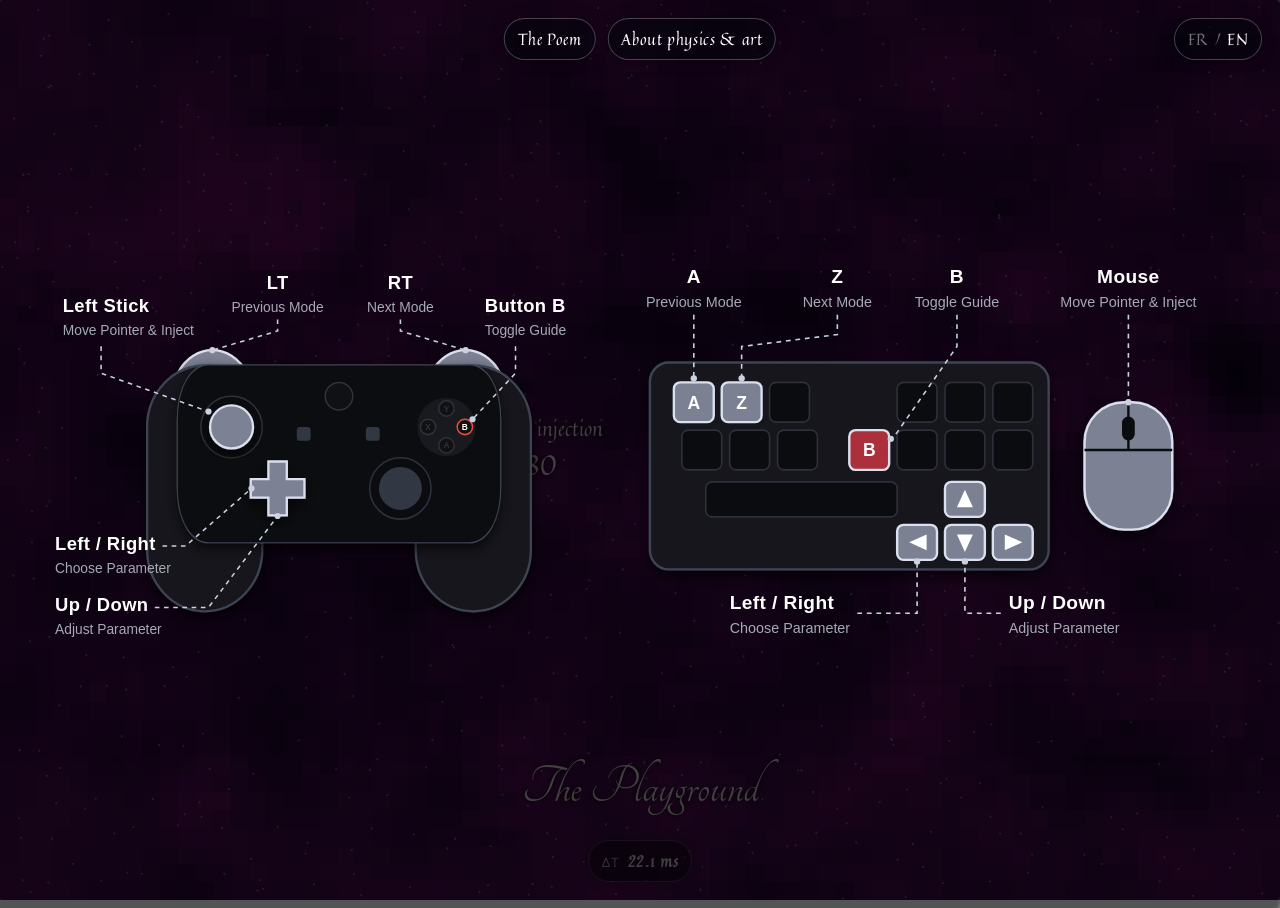
<file: index.html>
<!DOCTYPE html>
<html lang="en">
  <head>
    <meta charset="UTF-8" />
    <meta name="viewport" content="width=device-width, initial-scale=1.0" />
    <title>Duality</title>
    <script src="./lang.js"></script>
    <link rel="preconnect" href="https://fonts.googleapis.com" />
    <link rel="preconnect" href="https://fonts.gstatic.com" crossorigin />
    <link href="https://fonts.googleapis.com/css2?family=Outfit:wght@100..900&family=Quintessential&family=Tangerine:wght@400;700&display=swap" rel="stylesheet" />
    <link rel="stylesheet" href="./style.css" />
  </head>
  <body>
    <section id="controls">
      <div class="control-panel">
        <div class="control">
          <p class="name">-</p>
          <p class="value">0</p>
        </div>
      </div>
      <div class="control-panel">
        <div class="control">
          <p class="name">-</p>
          <p class="value">0</p>
        </div>
      </div>
    </section>

    <div id="mode-name" class="mode-name" aria-live="polite">
      <p class="value">base</p>
    </div>

    <div id="delta-tms" class="delta-tms" aria-live="polite">
      <span class="label">ΔT</span>
      <span class="value">0.0 ms</span>
    </div>

    <!-- Gamepad Instruction Still Image -->
    <div id="guide-overlay">
      <nav class="guide-links">
        <a href="./poem/" class="about-link">
          <span class="i18n" lang="en">The Poem</span>
          <span class="i18n" lang="fr">Le Poème</span>
        </a>
        <a href="./about/" class="about-link">
          <span class="i18n" lang="en">About physics &amp; art</span>
          <span class="i18n" lang="fr">Physique &amp; art</span>
        </a>
      </nav>
      <button type="button" class="lang-toggle" aria-label="Passer en français">
        <span class="lang-opt" data-lang="fr">FR</span><span class="lang-sep">/</span><span class="lang-opt" data-lang="en">EN</span>
      </button>
      <img src="./gamepad_guide.svg" class="gamepad-guide" alt="Gamepad controls guide"
        data-i18n-attrs="src alt"
        data-src-en="./gamepad_guide.svg" data-alt-en="Gamepad controls guide"
        data-src-fr="./gamepad_guide_fr.svg" data-alt-fr="Guide des contrôles à la manette" />
      <img src="./keyboard_guide.svg" class="gamepad-guide" alt="Keyboard controls guide"
        data-i18n-attrs="src alt"
        data-src-en="./keyboard_guide.svg" data-alt-en="Keyboard controls guide"
        data-src-fr="./keyboard_guide_fr.svg" data-alt-fr="Guide des contrôles au clavier et à la souris" />
    </div>

    <script src="./script.js"></script>
  </body>
</html>
</file>
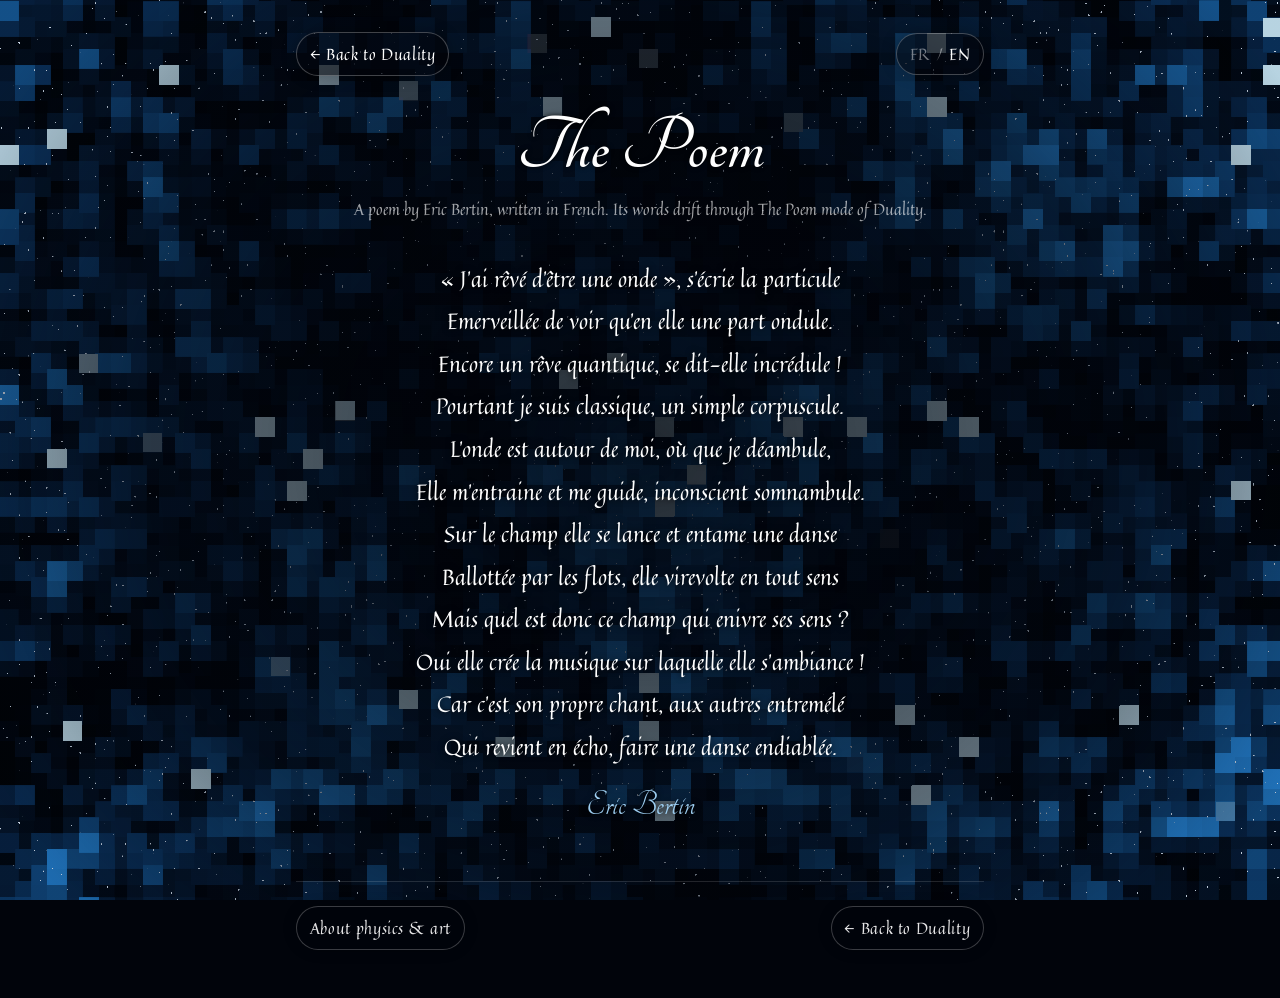
<file: poem/index.html>
<!DOCTYPE html>
<html lang="en">
  <head>
    <meta charset="UTF-8" />
    <meta name="viewport" content="width=device-width, initial-scale=1.0" />
    <title data-title-en="Duality – The Poem" data-title-fr="Duality – Le Poème">Duality – The Poem</title>
    <script src="../lang.js"></script>
    <link rel="preconnect" href="https://fonts.googleapis.com" />
    <link rel="preconnect" href="https://fonts.gstatic.com" crossorigin />
    <link href="https://fonts.googleapis.com/css2?family=Outfit:wght@100..900&family=Quintessential&family=Tangerine:wght@400;700&display=swap" rel="stylesheet" />
    <!-- Shares the about page's look (pills, fonts, language switch), with its own background and poem layout -->
    <link rel="stylesheet" href="../about/style.css" />
    <link rel="stylesheet" href="./style.css" />
  </head>
  <body>
    <!--
      Bilingual page: every text element comes as an EN/FR pair marked class="i18n" lang="..".
      The poem itself is the French original, shown in both languages.
      Its source text is "Eric duality poem.txt", from which The Poem mode samples its words.
    -->
    <main>
      <nav class="topbar">
        <a href="../" class="pill">
          <span class="i18n" lang="en">← Back to Duality</span>
          <span class="i18n" lang="fr">← Retour à Duality</span>
        </a>
        <button type="button" class="pill lang-toggle" aria-label="Passer en français">
          <span class="lang-opt" data-lang="fr">FR</span><span class="lang-sep">/</span><span class="lang-opt" data-lang="en">EN</span>
        </button>
      </nav>

      <header>
        <h1 class="i18n" lang="en">The Poem</h1>
        <h1 class="i18n" lang="fr">Le Poème</h1>
        <p class="subtitle i18n" lang="en">A poem by Eric Bertin, written in French. Its words drift through The Poem mode of Duality.</p>
        <p class="subtitle i18n" lang="fr">Un poème d’Eric Bertin. Ses mots flottent dans le mode Le Poème de Duality.</p>
      </header>

      <article class="poem" lang="fr">
        <p class="verses">
          <span>«&nbsp;J’ai rêvé d’être une onde&nbsp;», s’écrie la particule</span>
          <span>Emerveillée de voir qu’en elle une part ondule.</span>
          <span>Encore un rêve quantique, se dit-elle incrédule&nbsp;!</span>
          <span>Pourtant je suis classique, un simple corpuscule.</span>
          <span>L’onde est autour de moi, où que je déambule,</span>
          <span>Elle m’entraine et me guide, inconscient somnambule.</span>
          <span>Sur le champ elle se lance et entame une danse</span>
          <span>Ballottée par les flots, elle virevolte en tout sens</span>
          <span>Mais quel est donc ce champ qui enivre ses sens&nbsp;?</span>
          <span>Oui elle crée la musique sur laquelle elle s’ambiance&nbsp;!</span>
          <span>Car c’est son propre chant, aux autres entremélé</span>
          <span>Qui revient en écho, faire une danse endiablée.</span>
        </p>
        <p class="poem-author">Eric Bertin</p>
      </article>

      <footer>
        <a href="../about/" class="pill">
          <span class="i18n" lang="en">About physics &amp; art</span>
          <span class="i18n" lang="fr">Physique &amp; art</span>
        </a>
        <a href="../" class="pill">
          <span class="i18n" lang="en">← Back to Duality</span>
          <span class="i18n" lang="fr">← Retour à Duality</span>
        </a>
      </footer>
    </main>
  </body>
</html>
</file>
<file: style.css>
html {
  background: #02040c;
  background: hsl(200, 5%, 70%);
  height: 100%;
  overflow: hidden;
}
/*
.circle {
  width: 5px;
  height: 5px;
  background: white;
  border-radius: 50%;
  position: absolute;
  z-index: 10;
  opacity: 0.4;
}
*/
body {
  height: 100%;
}
p, button {
  font-family: "Quintessential", "Outfit", sans-serif;
  color: white;
  /*pointer-events: none;*/
}
canvas {
  border-radius: 2px;
  position: absolute;
  top: 0;
  bottom: 0;
  left: 0;
  right: 0;
  margin: auto;
  border-radius: 5px;
}
#can-1 {
  background: black;
  z-index: 1;
  box-shadow: #0008 -6px 6px 5px 8px; 
}
#can-2 {
  z-index: 2;
}
#controls {
  pointer-events: none;
  --wid: 400px;
  position: fixed;
  top: 0;
  left: 0;
  right: 0;
  bottom: 0;
  margin: auto;
  width: var(--wid);
  height: 120px;
  z-index: 10;
  color: white;
  text-align: center;
  overflow: hidden;
  display: flex;
  flex-flow: row;
  
  .control-panel {
    width: 50%;
    display: flex;
    flex-flow: column;
    justify-content: center;
    
    &:not(.active) .control p {
      opacity: 0.5;
    }
    
    .control {
      
      p {
        line-height: 1.5em;
        margin: 0;
        text-shadow: black 0 0 5px;
        font-size: 1.25rem;
        transition: opacity 300ms;
        
        &.value {
          font-size: 1.75rem;
        }
      }
    }
  }
}

#guide-overlay {
  position: fixed;
  inset: 0;
  background: rgba(0, 0, 0, 0.75);
  z-index: 20;
  display: flex;
  justify-content: center;
  align-items: center;
  flex-direction: row;
  pointer-events: none;
}

.mode-name {
  position: fixed;
  left: 50%;
  bottom: 84px;
  transform: translateX(-50%);
  z-index: 10;
  text-align: center;
  pointer-events: none;

  .value {
    margin: 0;
    font-family: "Tangerine", "Quintessential", "Outfit", sans-serif;
    font-size: 3.5rem;
    line-height: 1;
    text-shadow: black 0 0 5px;
  }
}

.gamepad-guide + .gamepad-guide {
  margin-left: -1vw;
}

.gamepad-guide {
  width: min(800px, 48vw);
  height: auto;
}


/* FR/EN switch: elements tagged .i18n only show in the current language */
html[lang="en"] .i18n:not([lang="en"]),
html[lang="fr"] .i18n:not([lang="fr"]) {
  display: none !important;
}

.delta-tms, .about-link, .lang-toggle {
  position: fixed;
  left: 50%;
  bottom: 18px;
  transform: translateX(-50%);
  z-index: 10;
  display: inline-flex;
  align-items: baseline;
  gap: 0.5rem;
  padding: 0.5rem 0.8rem;
  border: 1px solid rgba(255,255,255,0.25);
  border-radius: 999px;
  background: rgba(2, 4, 12, 0.55);
  box-shadow: 0 0 15px rgba(0, 0, 0, 0.28);
  color: white;
  font-family: "Quintessential", "Outfit", sans-serif;
  letter-spacing: 0.04em;
}

.delta-tms .label {
  opacity: 0.75;
  font-size: 0.8rem;
}

.delta-tms .value {
  font-size: 1rem;
  font-weight: 600;
}

/* Links to the poem and about pages, side by side at the top centre of the guide */
.guide-links {
  position: fixed;
  top: 18px;
  left: 50%;
  transform: translateX(-50%);
  z-index: 10;
  display: flex;
  gap: 12px;
}
@media (max-width: 640px) {
  /* Keep clear of the FR/EN switch on the right */
  .guide-links {
    left: 18px;
    right: 120px;
    transform: none;
    flex-wrap: wrap;
  }
}

.about-link {
  position: static;
  transform: none;
  white-space: nowrap;
  font-size: 1rem;
  text-decoration: none;
  pointer-events: auto;
  cursor: pointer;
  transition: background 200ms, border-color 200ms;

  &:hover, &:focus-visible {
    background: rgba(2, 4, 12, 0.8);
    border-color: rgba(255,255,255,0.6);
  }
}

.lang-toggle {
  top: 18px;
  bottom: auto;
  left: auto;
  right: 18px;
  transform: none;
  gap: 0.35rem;
  font-size: 1rem;
  pointer-events: auto;
  cursor: pointer;
  transition: background 200ms, border-color 200ms;

  &:hover, &:focus-visible {
    background: rgba(2, 4, 12, 0.8);
    border-color: rgba(255,255,255,0.6);
  }
  .lang-opt, .lang-sep {
    opacity: 0.45;
  }
}
html[lang="en"] .lang-opt[data-lang="en"],
html[lang="fr"] .lang-opt[data-lang="fr"] {
  opacity: 1;
}

/* Audio mixer (hidden, toggled with Space) */
#audio-mixer {
  position: fixed;
  top: 12px;
  right: 12px;
  z-index: 50;
  width: min(360px, calc(100vw - 32px));
  max-height: calc(100vh - 24px);
  overflow-y: auto;
  box-sizing: border-box;
  padding: 12px 14px;
  border-radius: 8px;
  background: rgba(4, 8, 16, 0.88);
  color: #eef;
  font: 13px/1.3 "Outfit", sans-serif;
  box-shadow: #0008 0 4px 16px;
  touch-action: manipulation;
}
#audio-mixer[hidden] { display: none; }
#audio-mixer button {
  font: inherit;
  color: inherit;
  background: rgba(255, 255, 255, 0.08);
  border: 1px solid rgba(255, 255, 255, 0.2);
  border-radius: 4px;
  padding: 4px 8px;
  cursor: pointer;
}
#audio-mixer .mixer-head {
  display: flex;
  justify-content: space-between;
  align-items: center;
  font-weight: 600;
  letter-spacing: 0.04em;
  margin-bottom: 8px;
}
#audio-mixer .mixer-close { padding: 0 8px; font-size: 16px; }
#audio-mixer .mixer-row {
  display: grid;
  grid-template-columns: 104px 1fr 58px;
  gap: 8px;
  align-items: center;
  padding: 3px 0;
}
#audio-mixer .mixer-row input[type="range"] { width: 100%; min-width: 0; }
#audio-mixer .mixer-row input[type="number"] {
  width: 100%;
  box-sizing: border-box;
  font: inherit;
  color: inherit;
  background: rgba(255, 255, 255, 0.06);
  border: 1px solid rgba(255, 255, 255, 0.2);
  border-radius: 3px;
  padding: 2px 4px;
}
#audio-mixer .mixer-row.inactive { opacity: 0.35; }
#audio-mixer .mixer-row.mixer-stereo { grid-template-columns: 104px 1fr; }
#audio-mixer .mixer-switch { display: flex; gap: 4px; }
#audio-mixer .mixer-switch button { flex: 1; }
#audio-mixer .mixer-switch button.selected { background: rgba(255, 255, 255, 0.3); border-color: #fff; }
#audio-mixer .mixer-global {
  padding-bottom: 8px;
  margin-bottom: 8px;
  border-bottom: 1px solid rgba(255, 255, 255, 0.15);
}
#audio-mixer .mixer-tabs { display: flex; gap: 4px; }
#audio-mixer .mixer-tabs button { flex: 1; position: relative; }
#audio-mixer .mixer-tabs button.selected { background: rgba(255, 255, 255, 0.3); border-color: #fff; }
#audio-mixer .mixer-tabs button.playing::after {
  content: "";
  position: absolute;
  top: 3px;
  right: 3px;
  width: 5px;
  height: 5px;
  border-radius: 50%;
  background: #6f6;
}
#audio-mixer .mixer-view-name { margin: 6px 0 4px; opacity: 0.8; }
#audio-mixer .mixer-actions { display: flex; gap: 6px; margin-top: 10px; flex-wrap: wrap; }
#audio-mixer .mixer-hint {
  font-family: "Outfit", sans-serif;
  color: inherit;
  opacity: 0.5;
  font-size: 11px;
  margin: 8px 0 0;
}
</file>
<file: about/style.css>
html {
  background: #02040c;
  color: white;
}
body {
  margin: 0;
  min-height: 100vh;
  font-family: "Outfit", sans-serif;
  font-weight: 300;
  line-height: 1.65;
}
/* Pixelated field backdrop, darkened behind the text column so it stays readable */
body::before, body::after {
  content: "";
  position: fixed;
  inset: 0;
  z-index: -1;
  pointer-events: none;
}
body::before {
  background: url("./background.svg") center / cover no-repeat;
  image-rendering: pixelated;
}
body::after {
  background: linear-gradient(to right, rgba(2, 4, 12, 0.35), rgba(2, 4, 12, 0.82) 30%, rgba(2, 4, 12, 0.82) 70%, rgba(2, 4, 12, 0.35));
}
@media (max-width: 760px) {
  body::after {
    background: rgba(2, 4, 12, 0.7);
  }
}
main {
  max-width: 720px;
  margin: 0 auto;
  padding: 32px 16px 48px;
}
header {
  text-align: center;
  margin: 32px 0 48px;
}
h1 {
  margin: 0;
  font-family: "Tangerine", "Quintessential", "Outfit", sans-serif;
  font-size: 5rem;
  font-weight: 700;
  line-height: 1;
  text-shadow: black 0 0 5px;
}
.subtitle {
  margin: 0.5rem 0 0;
  font-family: "Quintessential", "Outfit", sans-serif;
  opacity: 0.75;
}
h2 {
  margin: 0 0 0.75rem;
  font-family: "Quintessential", "Outfit", sans-serif;
  font-weight: 400;
  font-size: 1.6rem;
  letter-spacing: 0.04em;
}
section {
  margin-bottom: 40px;
  padding-top: 24px;
  border-top: 1px solid rgba(255,255,255,0.15);
}
p, li, dd {
  color: rgba(255,255,255,0.85);
}
em {
  color: hsl(220, 55%, 80%);
}
.math {
  font-family: "Quintessential", "Outfit", serif;
  color: hsl(220, 55%, 80%);
}
.equation {
  font-family: "Quintessential", "Outfit", serif;
  font-size: 1.15rem;
  text-align: center;
  color: white;
  padding: 0.5rem 0.8rem;
  border: 1px solid rgba(255,255,255,0.15);
  border-radius: 8px;
  background: rgba(255,255,255,0.03);
  overflow-x: auto;
}
dt {
  margin-top: 1rem;
  font-family: "Tangerine", "Quintessential", "Outfit", sans-serif;
  font-size: 2.2rem;
  line-height: 1.1;
}
dd {
  margin: 0;
}
footer {
  display: flex;
  justify-content: space-between;
  align-items: center;
  flex-wrap: wrap;
  gap: 1rem;
  font-family: "Quintessential", "Outfit", sans-serif;
  opacity: 0.9;
}

/* FR/EN switch: elements tagged .i18n only show in the current language */
html[lang="en"] .i18n:not([lang="en"]),
html[lang="fr"] .i18n:not([lang="fr"]) {
  display: none !important;
}

.topbar {
  display: flex;
  justify-content: space-between;
  align-items: center;
  gap: 1rem;
}

/* Same pill style as the ΔT readout of the application */
.pill {
  display: inline-flex;
  gap: 0.35rem;
  font-size: 1rem;
  cursor: pointer;
  padding: 0.5rem 0.8rem;
  border: 1px solid rgba(255,255,255,0.25);
  border-radius: 999px;
  background: rgba(2, 4, 12, 0.55);
  box-shadow: 0 0 15px rgba(0, 0, 0, 0.28);
  color: white;
  font-family: "Quintessential", "Outfit", sans-serif;
  letter-spacing: 0.04em;
  text-decoration: none;
  transition: background 200ms, border-color 200ms;

  &:hover, &:focus-visible {
    background: rgba(2, 4, 12, 0.8);
    border-color: rgba(255,255,255,0.6);
  }
}

.lang-toggle {
  .lang-opt, .lang-sep {
    opacity: 0.45;
  }
}
html[lang="en"] .lang-opt[data-lang="en"],
html[lang="fr"] .lang-opt[data-lang="fr"] {
  opacity: 1;
}

/* Foldable technical details */
details {
  margin-top: 1.5rem;
  border: 1px solid rgba(255,255,255,0.15);
  border-radius: 12px;
  background: rgba(2, 4, 12, 0.45);
}
summary {
  cursor: pointer;
  list-style: none;
  padding: 0.6rem 1rem;
  font-family: "Quintessential", "Outfit", sans-serif;
  letter-spacing: 0.04em;
  color: hsl(220, 55%, 80%);
  transition: color 200ms;

  &::-webkit-details-marker {
    display: none;
  }
  &::before {
    content: "▸";
    display: inline-block;
    margin-right: 0.6rem;
    transition: transform 200ms;
  }
  &:hover, &:focus-visible {
    color: white;
  }
}
details[open] summary::before {
  transform: rotate(90deg);
}
.details-body {
  padding: 0 1rem 1rem;
  font-size: 0.95rem;

  h3 {
    margin: 1.25rem 0 0.25rem;
    font-family: "Quintessential", "Outfit", sans-serif;
    font-weight: 400;
    font-size: 1.15rem;
  }
  .katex-display {
    overflow-x: auto;
    overflow-y: hidden;
    padding: 0.25rem 0;
  }
}
.families {
  dt {
    margin-top: 0.75rem;
    font-family: "Quintessential", "Outfit", sans-serif;
    font-size: 1rem;
    line-height: 1.5;
  }
}
.table-wrap {
  overflow-x: auto;
}
table {
  width: 100%;
  border-collapse: collapse;
  font-size: 0.85rem;

  th, td {
    padding: 0.5rem;
    text-align: left;
    vertical-align: top;
    border-bottom: 1px solid rgba(255,255,255,0.12);
  }
  th {
    font-family: "Quintessential", "Outfit", sans-serif;
    font-weight: 400;
    color: white;
  }
  td {
    color: rgba(255,255,255,0.85);
  }
  td:first-child {
    white-space: nowrap;
    color: white;
  }
}

/* Notes vs code: warm-tinted block to set it apart from the technical details */
details.notes {
  margin-top: 0;
  border-color: hsla(30, 70%, 60%, 0.35);
  background: hsla(25, 60%, 14%, 0.55);

  summary {
    color: hsl(35, 80%, 75%);

    &:hover, &:focus-visible {
      color: white;
    }
  }
  ol {
    padding-left: 1.25rem;
  }
  li {
    margin-bottom: 0.9rem;
  }
  ul li {
    margin: 0.4rem 0 0;
  }
  strong {
    font-weight: 500;
    color: white;
  }
}
.tag {
  display: inline-block;
  margin-right: 0.4rem;
  padding: 0 0.55rem;
  border-radius: 999px;
  font-size: 0.75rem;
  letter-spacing: 0.03em;
  border: 1px solid currentColor;
}
.tag-discuss {
  color: hsl(350, 85%, 75%);
}
.tag-minor {
  color: hsl(220, 20%, 70%);
}
.tag-perf {
  color: hsl(160, 50%, 65%);
}

/* Project history */
.timeline {
  list-style: none;
  margin: 0;
  padding: 0 0 0 1.25rem;
  border-left: 1px solid rgba(255,255,255,0.2);

  li {
    position: relative;
    margin-bottom: 1.25rem;

    &::before {
      content: "";
      position: absolute;
      left: calc(-1.25rem - 4px);
      top: 0.55rem;
      width: 7px;
      height: 7px;
      border-radius: 50%;
      background: hsl(220, 55%, 80%);
    }
  }
  h3 {
    margin: 0;
    font-family: "Quintessential", "Outfit", sans-serif;
    font-weight: 400;
    font-size: 1.15rem;
  }
  p {
    margin: 0.25rem 0 0;
  }
  .date {
    margin: 0;
    font-size: 0.8rem;
    letter-spacing: 0.06em;
    text-transform: uppercase;
    color: hsl(220, 55%, 80%);
  }
}

/* The art: epigraph, questions and quote */
blockquote {
  margin: 1.5rem 0;
  font-family: "Quintessential", "Outfit", serif;

  p {
    color: white;
  }
}
.epigraph {
  text-align: center;

  p {
    margin: 0;
    font-size: 1.15rem;
  }
  .translation {
    margin-top: 0.6rem;
    font-size: 0.95rem;
    color: hsl(220, 55%, 80%);
  }
}
.questions {
  padding-left: 1rem;
  border-left: 2px solid hsl(220, 55%, 80%);
  font-family: "Quintessential", "Outfit", serif;
  color: white;
}
.quote {
  padding: 0.75rem 1rem;
  border: 1px solid rgba(255,255,255,0.15);
  border-radius: 12px;
  background: rgba(255,255,255,0.03);
  text-align: center;

  p {
    margin: 0;
    font-size: 1.2rem;
  }
  cite {
    display: block;
    margin-top: 0.4rem;
    font-style: normal;
    font-size: 0.9rem;
    opacity: 0.7;
  }
}

/* Minimal grid diagram (energy release into the Moore neighbourhood) */
.diagram {
  margin: 1.25rem 0;
  text-align: center;

  svg {
    max-width: 100%;
    height: auto;
  }
  .cell {
    fill: rgba(2, 4, 12, 0.7);
    stroke: rgba(255,255,255,0.22);
    stroke-width: 1;
  }
  .cell.far {
    stroke: rgba(255,255,255,0.1);
  }
  .cell.neigh {
    fill: hsla(220, 55%, 80%, 0.32);
    stroke: hsl(220, 55%, 80%);
    stroke-width: 1.5;
  }
  .particle {
    fill: white;
  }
  .leader {
    fill: none;
    stroke: rgba(255,255,255,0.6);
    stroke-width: 1;
    stroke-dasharray: 3 3;
  }
  .leader-dot {
    fill: rgba(255,255,255,0.8);
  }
  text.annot {
    font-size: 14px;
    text-anchor: start;
    fill: hsl(220, 55%, 80%);
  }
  text {
    font-family: "Quintessential", "Outfit", serif;
    font-size: 12px;
    fill: white;
    text-anchor: middle;
  }
  figcaption {
    margin-top: 0.4rem;
    font-size: 0.85rem;
    color: rgba(255,255,255,0.65);
  }
}

/* Inline links in body text */
section p a {
  color: hsl(220, 55%, 80%);

  &:hover, &:focus-visible {
    color: white;
  }
}
.note {
  padding: 0.6rem 1rem;
  border-left: 2px solid rgba(255,255,255,0.25);
  background: rgba(255,255,255,0.03);
  font-size: 0.9rem;
}
</file>
<file: poem/style.css>
/* Poem page: builds on ../about/style.css, with a navy backdrop inspired by The Tempest mode */
html {
  background: #01040b;
}
body::before {
  background-image: url("./background.svg");
}
body::after {
  background: radial-gradient(ellipse 60% 75% at 50% 50%, rgba(1, 4, 11, 0.85), rgba(1, 4, 11, 0.55) 65%, rgba(1, 4, 11, 0.1));
}
@media (max-width: 760px) {
  body::after {
    background: rgba(1, 4, 11, 0.72);
  }
}

main {
  min-height: 100vh;
  box-sizing: border-box;
  display: flex;
  flex-direction: column;
}
header {
  margin-bottom: 40px;
}
footer {
  margin-top: auto;
  padding-top: 24px;
  border-top: 1px solid rgba(255,255,255,0.15);
}

.poem {
  margin: 0 auto 56px;
  font-family: "Quintessential", "Outfit", serif;
  font-size: clamp(1.05rem, 3.6vw, 1.4rem);
  line-height: 1.4;
  text-align: center;
  text-shadow: black 0 0 6px;

  p {
    margin: 0;
    color: white;
  }
  /* One block per verse, so a verse that wraps on a narrow screen still reads as one line */
  .verses span {
    display: block;
    margin-bottom: 0.5em;
  }
}
.poem-author {
  margin-top: 1.5rem !important;
  font-family: "Tangerine", "Quintessential", "Outfit", sans-serif;
  font-size: 2.4rem;
  line-height: 1;
  color: hsl(205, 75%, 78%) !important;
}
</file>
